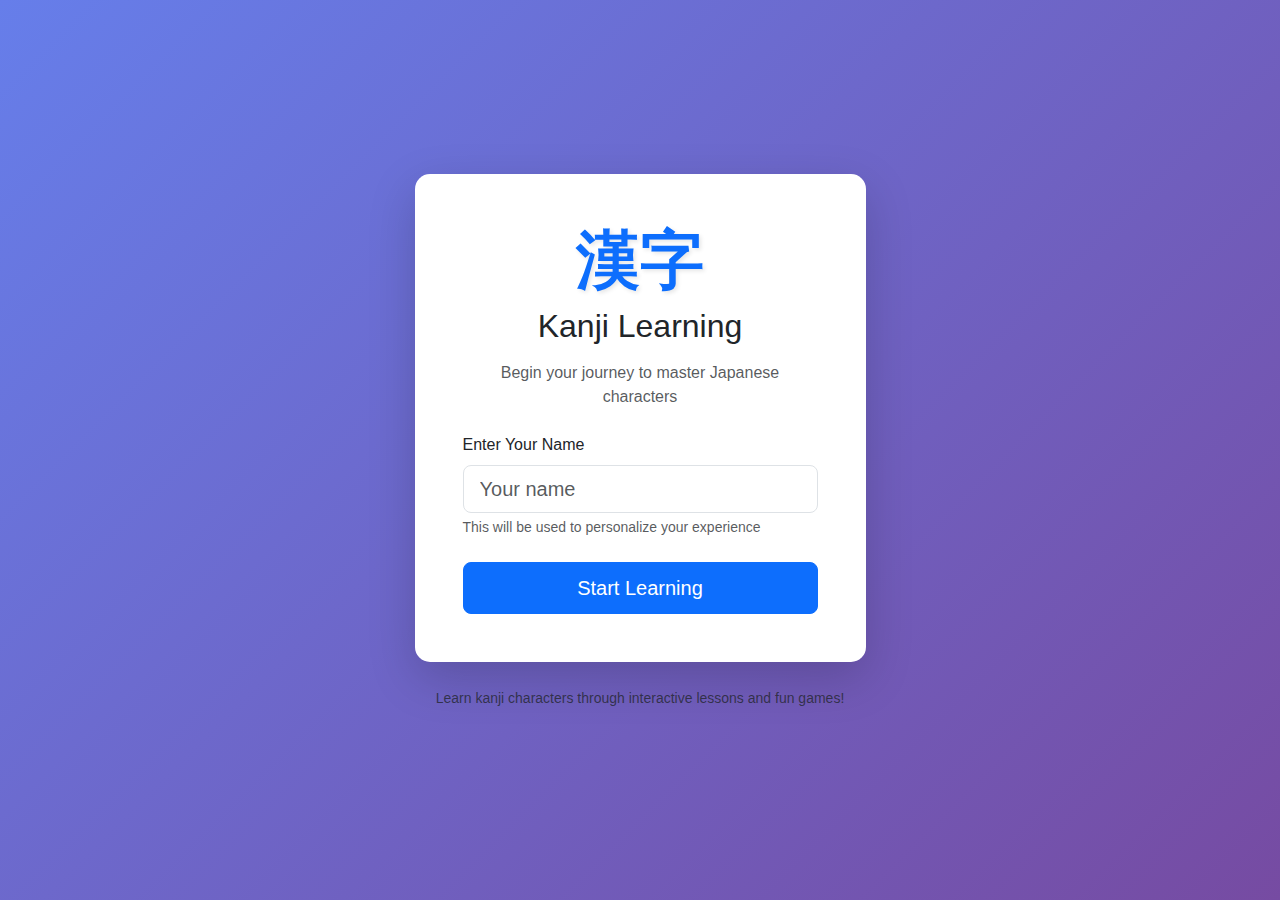
<file: index.html>
<!DOCTYPE html>
<html lang="en">
<head>
    <meta charset="UTF-8">
    <meta name="viewport" content="width=device-width, initial-scale=1.0">
    <title>Kanji Learning - Welcome</title>
    <link href="https://cdn.jsdelivr.net/npm/bootstrap@5.3.2/dist/css/bootstrap.min.css" rel="stylesheet">
    <link rel="stylesheet" href="css/style.css">
</head>
<body>
    <div class="container">
        <div class="row justify-content-center align-items-center min-vh-100">
            <div class="col-md-6 col-lg-5">
                <div class="card shadow-lg">
                    <div class="card-body p-5">
                        <div class="text-center mb-4">
                            <h1 class="kanji-title">漢字</h1>
                            <h2 class="mb-3">Kanji Learning</h2>
                            <p class="text-muted">Begin your journey to master Japanese characters</p>
                        </div>
                        
                        <form id="usernameForm">
                            <div class="mb-4">
                                <label for="username" class="form-label">Enter Your Name</label>
                                <input type="text" class="form-control form-control-lg" id="username" 
                                       placeholder="Your name" required minlength="2">
                                <div class="form-text">This will be used to personalize your experience</div>
                            </div>
                            
                            <button type="submit" class="btn btn-primary btn-lg w-100">
                                Start Learning
                            </button>
                        </form>
                    </div>
                </div>
                
                <div class="text-center mt-4">
                    <p class="text-muted">
                        <small>Learn kanji characters through interactive lessons and fun games!</small>
                    </p>
                </div>
            </div>
        </div>
    </div>

    <script src="https://cdn.jsdelivr.net/npm/bootstrap@5.3.2/dist/js/bootstrap.bundle.min.js"></script>
    <script src="js/main.js"></script>
    <script>
        document.getElementById('usernameForm').addEventListener('submit', function(e) {
            e.preventDefault();
            const username = document.getElementById('username').value.trim();
            if (username) {
                localStorage.setItem('kanjiUsername', username);
                window.location.href = 'study.html';
            }
        });
    </script>
</body>
</html>
</file>
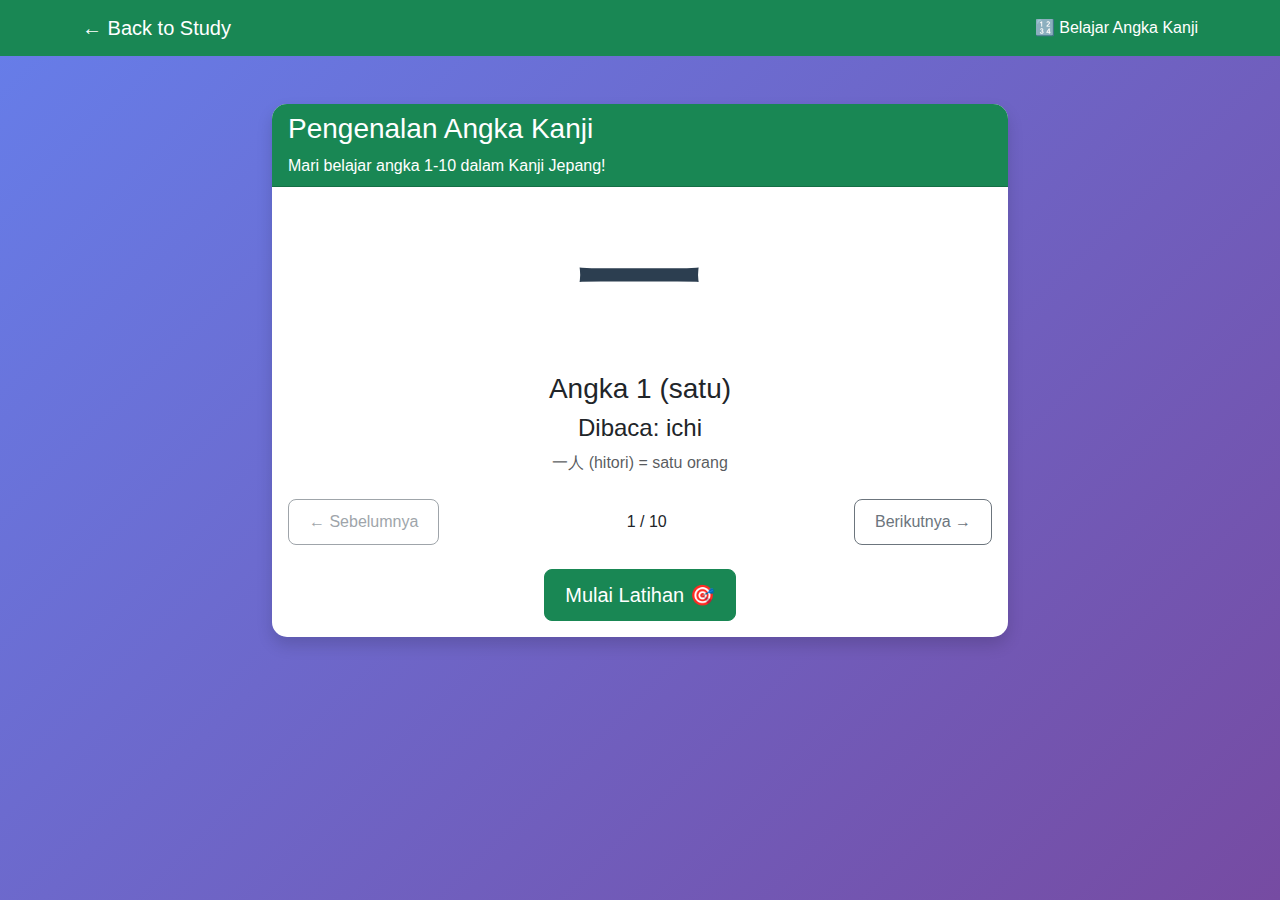
<file: game1.html>
<!DOCTYPE html>
<html lang="en">
<head>
    <meta charset="UTF-8">
    <meta name="viewport" content="width=device-width, initial-scale=1.0">
    <title>Word Builder Game</title>
    <link href="https://cdn.jsdelivr.net/npm/bootstrap@5.3.2/dist/css/bootstrap.min.css" rel="stylesheet">
    <link rel="stylesheet" href="css/style.css">
</head>
<body>
    <nav class="navbar navbar-expand-lg navbar-dark bg-success">
        <div class="container">
            <a class="navbar-brand" href="study.html">← Back to Study</a>
            <span class="navbar-text text-white">🔢 Belajar Angka Kanji</span>
        </div>
    </nav>

    <div class="container my-5">
        <div class="row justify-content-center">
            <div class="col-lg-8">
                <!-- Introduction Screen -->
                <div class="card shadow" id="introScreen">
                    <div class="card-header bg-success text-white">
                        <h3 class="mb-0">Pengenalan Angka Kanji</h3>
                        <p class="mb-0 mt-2">Mari belajar angka 1-10 dalam Kanji Jepang!</p>
                    </div>
                    <div class="card-body">
                        <div class="text-center mb-4">
                            <div class="kanji-character display-1 mb-3" id="introKanji"></div>
                            <h3 id="introNumber"></h3>
                            <h4 id="introReading"></h4>
                            <p class="text-muted" id="introExample"></p>
                        </div>

                        <div class="d-flex justify-content-between mb-4">
                            <button class="btn btn-outline-secondary" id="prevIntroBtn">← Sebelumnya</button>
                            <span class="align-self-center" id="introCounter"></span>
                            <button class="btn btn-outline-secondary" id="nextIntroBtn">Berikutnya →</button>
                        </div>

                        <div class="text-center">
                            <button class="btn btn-success btn-lg" id="startQuizBtn">Mulai Latihan 🎯</button>
                        </div>
                    </div>
                </div>

                <!-- Quiz Screen -->
                <div class="card shadow" id="quizScreen" style="display:none;">
                    <div class="card-header bg-success text-white">
                        <h3 class="mb-0">Latihan Menebak Angka Kanji</h3>
                        <p class="mb-0 mt-2">Tebak angka yang ditampilkan dalam Kanji!</p>
                    </div>
                    <div class="card-body">
                        <div class="text-center mb-4">
                            <div class="alert alert-info">
                                <h5>Kanji ini mewakili angka berapa?</h5>
                            </div>
                            <div class="kanji-character-large display-1 mb-4" id="quizKanji"></div>
                        </div>

                        <div class="mb-4">
                            <h5 class="text-center mb-3">Pilih Jawaban:</h5>
                            <div id="quizOptions" class="d-grid gap-2"></div>
                        </div>

                        <div id="quizResult" class="mt-3"></div>

                        <div class="mt-4 text-center">
                            <p class="mb-2"><strong>Score:</strong> <span id="score" class="badge bg-success fs-5">0</span> / <span id="total" class="badge bg-secondary fs-5">0</span></p>
                            <button class="btn btn-warning" id="backToIntroBtn">Kembali ke Pengenalan</button>
                        </div>
                    </div>
                </div>

                <!-- Results Screen -->
                <div class="card shadow" id="resultScreen" style="display:none;">
                    <div class="card-header bg-success text-white">
                        <h3 class="mb-0">🎉 Latihan Selesai!</h3>
                    </div>
                    <div class="card-body text-center">
                        <h4 class="mb-4">Hasil Latihan Anda:</h4>
                        <div class="alert alert-info">
                            <h2 class="mb-3">Score: <span id="finalScore"></span></h2>
                            <p class="lead mb-0" id="finalMessage"></p>
                        </div>
                        <div class="d-flex gap-2 justify-content-center mt-4">
                            <button class="btn btn-primary" id="retryQuizBtn">Ulangi Latihan</button>
                            <button class="btn btn-secondary" id="reviewIntroBtn">Review Angka</button>
                        </div>
                    </div>
                </div>
            </div>
        </div>
    </div>

    <script src="https://cdn.jsdelivr.net/npm/bootstrap@5.3.2/dist/js/bootstrap.bundle.min.js"></script>
    <script src="js/kanjiData.js"></script>
    <script src="js/game1.js"></script>
</body>
</html>
</file>
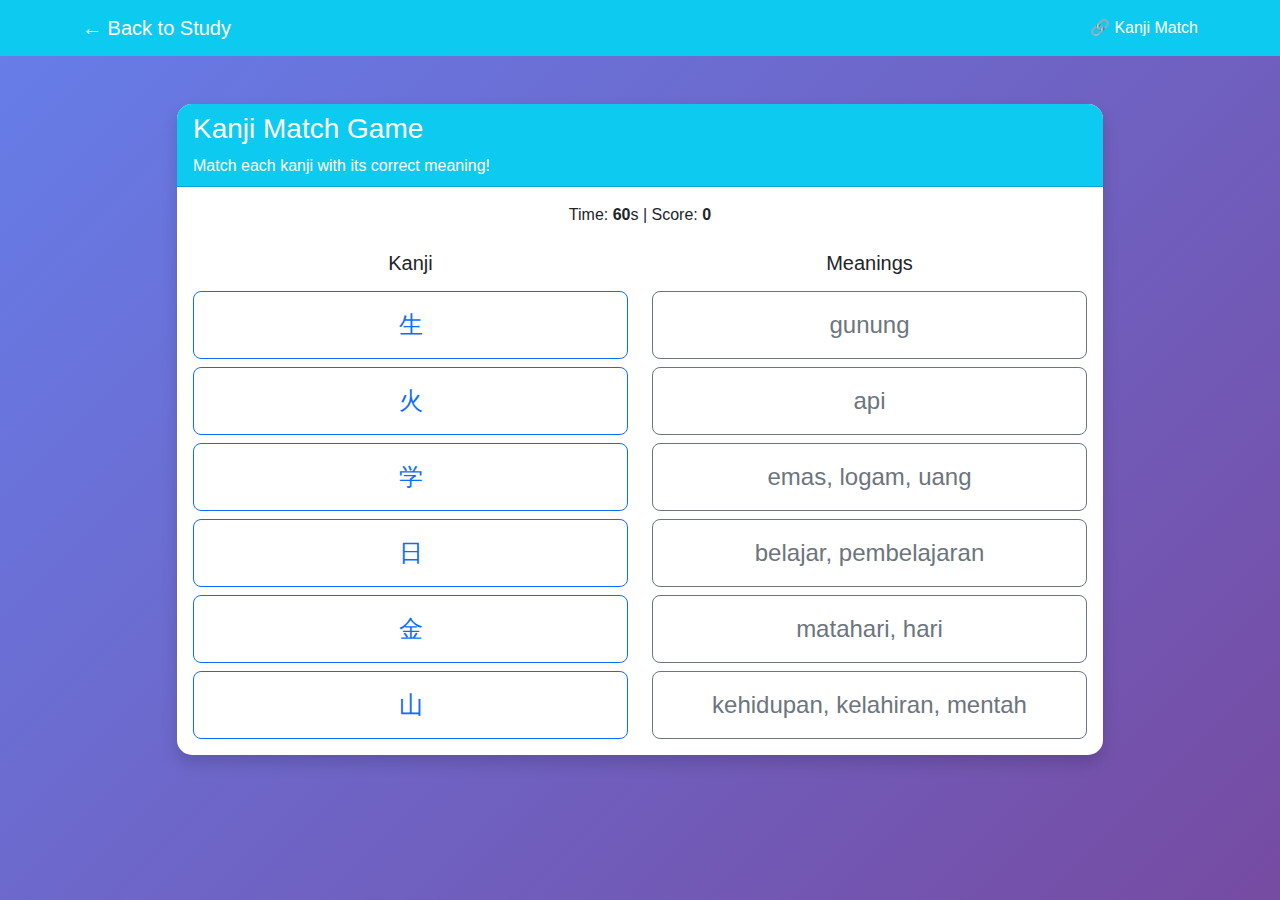
<file: game2.html>
<!DOCTYPE html>
<html lang="en">
<head>
    <meta charset="UTF-8">
    <meta name="viewport" content="width=device-width, initial-scale=1.0">
    <title>Kanji Match Game</title>
    <link href="https://cdn.jsdelivr.net/npm/bootstrap@5.3.2/dist/css/bootstrap.min.css" rel="stylesheet">
    <link rel="stylesheet" href="css/style.css">
</head>
<body>
    <nav class="navbar navbar-expand-lg navbar-dark bg-info">
        <div class="container">
            <a class="navbar-brand" href="study.html">← Back to Study</a>
            <span class="navbar-text text-white">🔗 Kanji Match</span>
        </div>
    </nav>

    <div class="container my-5">
        <div class="row justify-content-center">
            <div class="col-lg-10">
                <div class="card shadow">
                    <div class="card-header bg-info text-white">
                        <h3 class="mb-0">Kanji Match Game</h3>
                        <p class="mb-0 mt-2">Match each kanji with its correct meaning!</p>
                    </div>
                    <div class="card-body">
                        <div class="text-center mb-4">
                            <p>Time: <strong id="timer">60</strong>s | Score: <strong id="score">0</strong></p>
                        </div>

                        <div class="row" id="gameArea">
                            <div class="col-md-6">
                                <h5 class="text-center mb-3">Kanji</h5>
                                <div id="kanjiColumn" class="d-grid gap-2"></div>
                            </div>
                            <div class="col-md-6">
                                <h5 class="text-center mb-3">Meanings</h5>
                                <div id="meaningColumn" class="d-grid gap-2"></div>
                            </div>
                        </div>

                        <div id="resultArea" class="text-center mt-4" style="display:none;">
                            <h4 id="finalScore"></h4>
                            <button class="btn btn-primary mt-3" id="playAgainBtn">Play Again</button>
                        </div>
                    </div>
                </div>
            </div>
        </div>
    </div>

    <script src="https://cdn.jsdelivr.net/npm/bootstrap@5.3.2/dist/js/bootstrap.bundle.min.js"></script>
    <script src="js/kanjiData.js"></script>
    <script src="js/game2.js"></script>
</body>
</html>
</file>
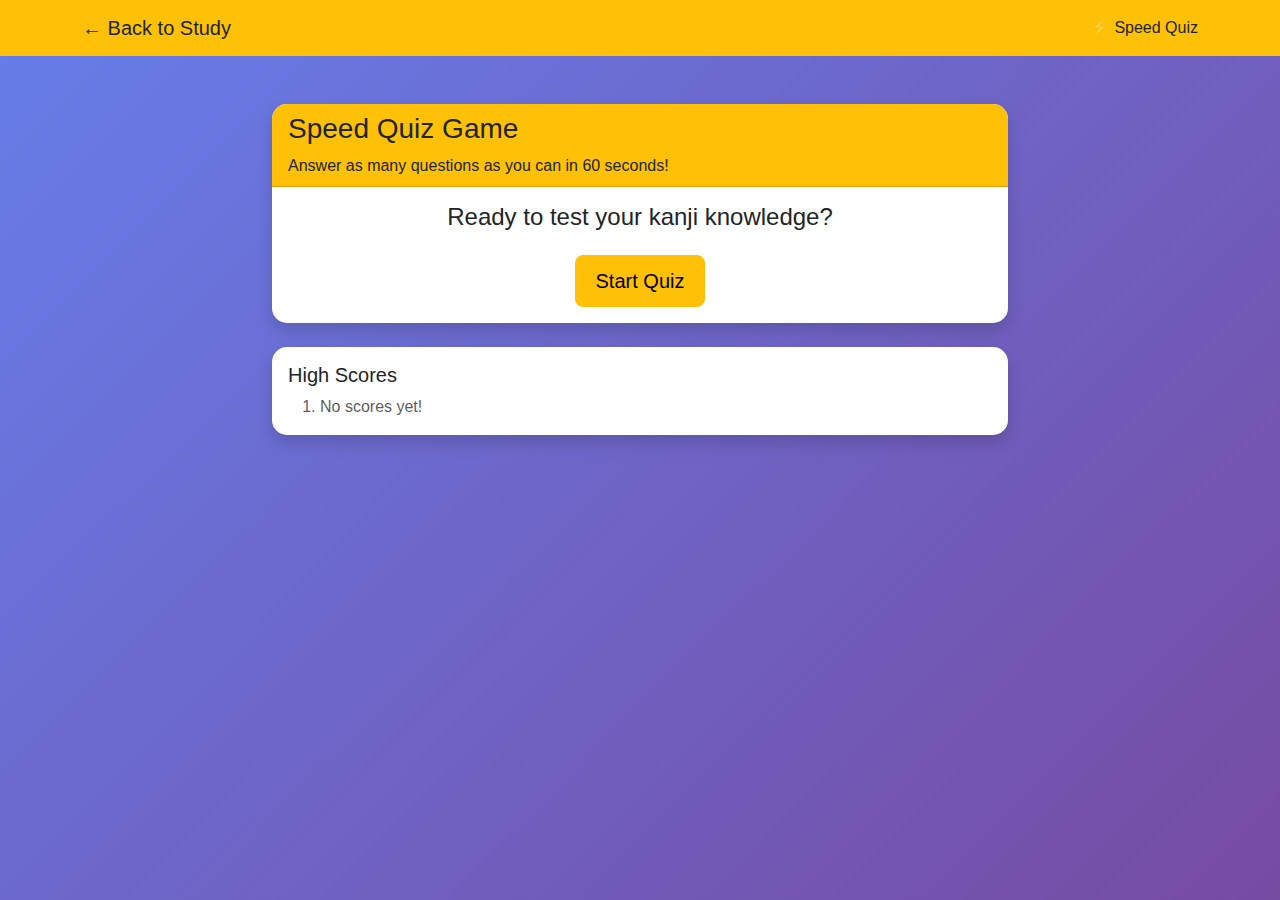
<file: game3.html>
<!DOCTYPE html>
<html lang="en">
<head>
    <meta charset="UTF-8">
    <meta name="viewport" content="width=device-width, initial-scale=1.0">
    <title>Speed Quiz Game</title>
    <link href="https://cdn.jsdelivr.net/npm/bootstrap@5.3.2/dist/css/bootstrap.min.css" rel="stylesheet">
    <link rel="stylesheet" href="css/style.css">
</head>
<body>
    <nav class="navbar navbar-expand-lg navbar-dark bg-warning">
        <div class="container">
            <a class="navbar-brand text-dark" href="study.html">← Back to Study</a>
            <span class="navbar-text text-dark">⚡ Speed Quiz</span>
        </div>
    </nav>

    <div class="container my-5">
        <div class="row justify-content-center">
            <div class="col-lg-8">
                <div class="card shadow">
                    <div class="card-header bg-warning">
                        <h3 class="mb-0">Speed Quiz Game</h3>
                        <p class="mb-0 mt-2">Answer as many questions as you can in 60 seconds!</p>
                    </div>
                    <div class="card-body">
                        <div id="startScreen" class="text-center">
                            <h4 class="mb-4">Ready to test your kanji knowledge?</h4>
                            <button class="btn btn-warning btn-lg" id="startBtn">Start Quiz</button>
                        </div>

                        <div id="quizScreen" style="display:none;">
                            <div class="mb-4 d-flex justify-content-between">
                                <div>
                                    <strong>Time Left:</strong> <span id="timeLeft" class="badge bg-danger">60</span>s
                                </div>
                                <div>
                                    <strong>Score:</strong> <span id="score" class="badge bg-success">0</span>
                                </div>
                                <div>
                                    <strong>Question:</strong> <span id="questionNum" class="badge bg-primary">1</span>
                                </div>
                            </div>

                            <div class="text-center mb-4">
                                <div class="kanji-character-large display-1 mb-3" id="quizKanji"></div>
                            </div>

                            <div id="quizOptions" class="d-grid gap-2"></div>
                        </div>

                        <div id="resultScreen" class="text-center" style="display:none;">
                            <h3 class="mb-4">Time's Up!</h3>
                            <div class="alert alert-info">
                                <h4>Final Score: <span id="finalScore"></span></h4>
                                <p class="mb-0">Questions Answered: <span id="totalQuestions"></span></p>
                            </div>
                            <button class="btn btn-warning btn-lg" id="playAgainBtn">Play Again</button>
                        </div>
                    </div>
                </div>

                <div class="card shadow mt-4">
                    <div class="card-body">
                        <h5>High Scores</h5>
                        <ol id="highScores" class="mb-0">
                            <li class="text-muted">No scores yet!</li>
                        </ol>
                    </div>
                </div>
            </div>
        </div>
    </div>

    <script src="https://cdn.jsdelivr.net/npm/bootstrap@5.3.2/dist/js/bootstrap.bundle.min.js"></script>
    <script src="js/kanjiData.js"></script>
    <script src="js/game3.js"></script>
</body>
</html>
</file>
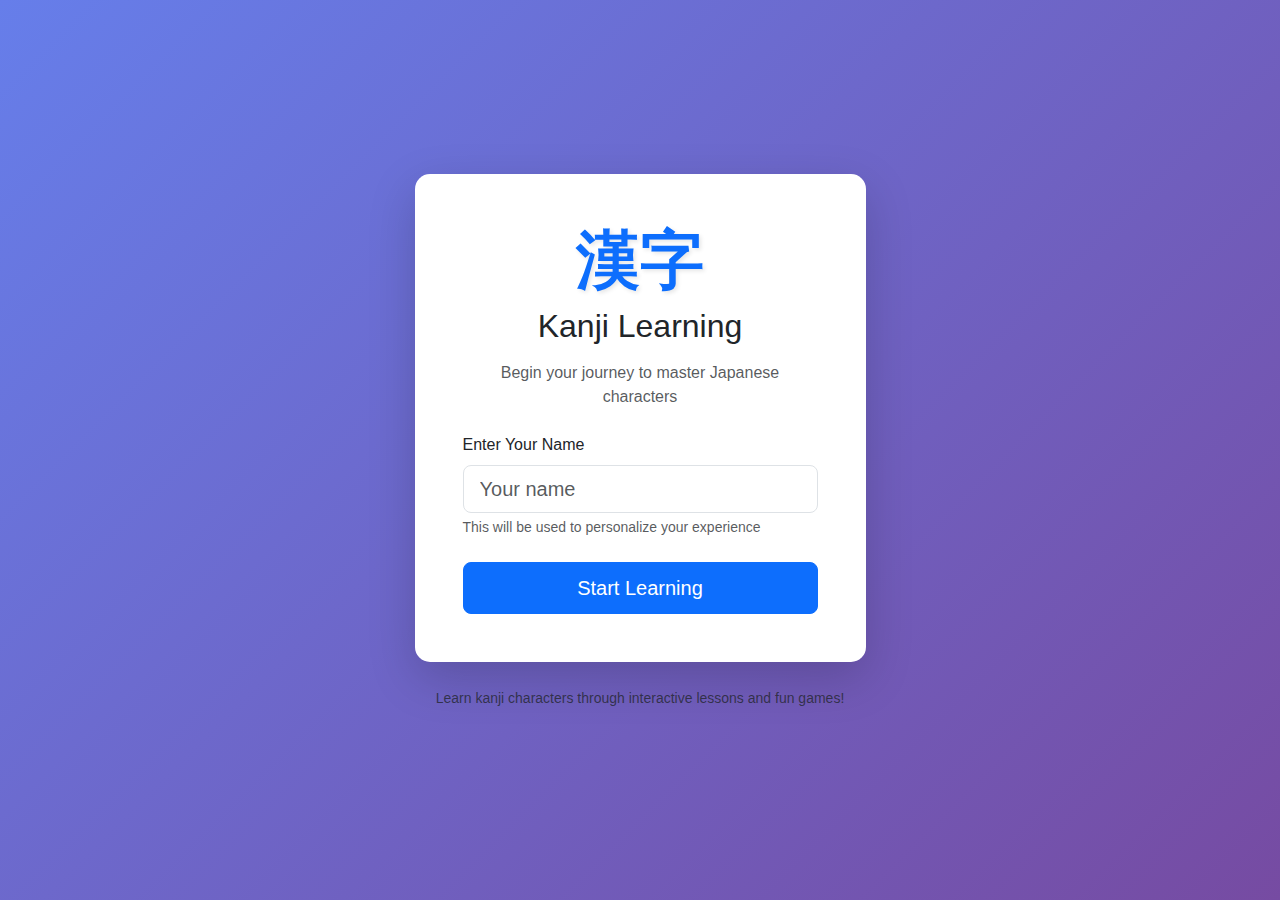
<file: game4.html>
<!DOCTYPE html>
<html lang="id">
<head>
    <meta charset="UTF-8">
    <meta name="viewport" content="width=device-width, initial-scale=1.0">
    <title>Susun Kata Hiragana - Belajar Kanji</title>
    <link href="https://cdn.jsdelivr.net/npm/bootstrap@5.3.2/dist/css/bootstrap.min.css" rel="stylesheet">
    <link rel="stylesheet" href="css/style.css">
</head>
<body>
    <nav class="navbar navbar-expand-lg navbar-dark bg-warning">
        <div class="container">
            <a class="navbar-brand" href="study.html">← Kembali ke Belajar</a>
            <span class="navbar-text text-dark">🧩 Susun Kata Hiragana</span>
        </div>
    </nav>

    <div class="container my-5">
        <div class="row justify-content-center">
            <div class="col-lg-10">
                <!-- Start Screen -->
                <div class="card shadow" id="startScreen">
                    <div class="card-header bg-warning text-dark">
                        <h3 class="mb-0">🧩 Permainan Susun Kata Hiragana</h3>
                        <p class="mb-0 mt-2">Temukan dan bentuk kata-kata Jepang dari grid hiragana!</p>
                    </div>
                    <div class="card-body">
                        <div class="alert alert-info">
                            <h5><strong>Cara Bermain:</strong></h5>
                            <ol>
                                <li>Pilih karakter hiragana yang <strong>bersebelahan</strong> (horizontal atau vertikal)</li>
                                <li>Klik karakter pertama, lalu geser ke karakter berikutnya untuk membentuk kata</li>
                                <li>Kata yang dipilih akan muncul di kotak di bawah grid</li>
                                <li>Tekan tombol <strong>"Kirim Kata"</strong> untuk memvalidasi</li>
                                <li>Jika benar, pilih kanji yang sesuai dengan hiragana tersebut</li>
                                <li>Temukan semua kata untuk menyelesaikan permainan!</li>
                            </ol>
                        </div>

                        <div class="text-center">
                            <button class="btn btn-warning btn-lg px-5" id="startGameBtn">
                                Mulai Bermain 🎮
                            </button>
                        </div>
                    </div>
                </div>

                <!-- Game Screen -->
                <div class="card shadow" id="gameScreen" style="display:none;">
                    <div class="card-header bg-warning text-dark">
                        <div class="d-flex justify-content-between align-items-center">
                            <h4 class="mb-0">🧩 Susun Kata Hiragana</h4>
                            <div>
                                <span class="badge bg-dark fs-6">Skor: <span id="scoreDisplay">0</span></span>
                                <span class="badge bg-success fs-6 ms-2">Ditemukan: <span id="foundWordsCount">0</span>/<span id="totalWordsCount">0</span></span>
                            </div>
                        </div>
                    </div>
                    <div class="card-body">
                        <div class="row">
                            <!-- Grid Section -->
                            <div class="col-md-8">
                                <div class="text-center mb-3">
                                    <h5>Pilih karakter untuk membentuk kata:</h5>
                                </div>
                                <div id="hiraganaGrid" class="hiragana-grid mb-4">
                                    <!-- Grid will be generated here -->
                                </div>

                                <!-- Word Input Section -->
                                <div class="card bg-light mb-3">
                                    <div class="card-body">
                                        <label class="form-label fw-bold">Kata yang Dipilih:</label>
                                        <div class="input-group mb-3">
                                            <input type="text" class="form-control form-control-lg text-center fs-3" 
                                                   id="selectedWordInput" readonly placeholder="Pilih karakter...">
                                            <button class="btn btn-danger" id="clearSelectionBtn" type="button">
                                                ✗ Hapus
                                            </button>
                                        </div>
                                        <button class="btn btn-primary btn-lg w-100" id="submitWordBtn" disabled>
                                            ✓ Kirim Kata
                                        </button>
                                    </div>
                                </div>

                                <div id="feedbackAlert" class="alert" style="display:none;"></div>
                            </div>

                            <!-- Word List & Kanji Matching Section -->
                            <div class="col-md-4">
                                <div class="card mb-3">
                                    <div class="card-header bg-success text-white">
                                        <h6 class="mb-0">📝 Kata yang Ditemukan</h6>
                                    </div>
                                    <div class="card-body" id="foundWordsList" style="max-height: 250px; overflow-y: auto;">
                                        <p class="text-muted text-center">Belum ada kata yang ditemukan</p>
                                    </div>
                                </div>

                                <!-- Kanji Matching Section -->
                                <div class="card" id="kanjiMatchSection" style="display:none;">
                                    <div class="card-header bg-info text-white">
                                        <h6 class="mb-0">🎯 Pilih Kanji yang Benar</h6>
                                    </div>
                                    <div class="card-body">
                                        <p class="mb-2">Hiragana: <strong id="currentHiragana" class="fs-4"></strong></p>
                                        <p class="mb-3 text-muted">Pilih kanji yang sesuai:</p>
                                        <div id="kanjiOptions" class="d-grid gap-2">
                                            <!-- Kanji options will be generated here -->
                                        </div>
                                    </div>
                                </div>
                            </div>
                        </div>
                    </div>
                    <div class="card-footer">
                        <div class="d-flex justify-content-between">
                            <button class="btn btn-secondary" id="resetGameBtn">🔄 Main Ulang</button>
                            <a href="study.html" class="btn btn-outline-secondary">📚 Kembali</a>
                        </div>
                    </div>
                </div>

                <!-- Result Screen -->
                <div class="card shadow" id="resultScreen" style="display:none;">
                    <div class="card-header bg-success text-white">
                        <h3 class="mb-0">🎉 Selamat!</h3>
                    </div>
                    <div class="card-body text-center p-5">
                        <h2 class="display-4 mb-4">Permainan Selesai!</h2>
                        <div class="alert alert-success">
                            <h4>Skor Akhir: <span id="finalScore" class="display-5">0</span></h4>
                            <p class="mb-0">Kata yang Ditemukan: <span id="finalWordsFound">0</span></p>
                        </div>
                        <p class="lead mt-4" id="resultMessage"></p>
                        <div class="mt-4">
                            <button class="btn btn-warning btn-lg me-2" id="playAgainBtn">
                                🔄 Main Lagi
                            </button>
                            <a href="study.html" class="btn btn-outline-secondary btn-lg">
                                📚 Kembali ke Belajar
                            </a>
                        </div>
                    </div>
                </div>
            </div>
        </div>
    </div>

    <script src="https://cdn.jsdelivr.net/npm/bootstrap@5.3.2/dist/js/bootstrap.bundle.min.js"></script>
    <script src="js/main.js"></script>
    <script src="js/kanjiData.js"></script>
    <script src="js/game4.js"></script>
</body>
</html>
</file>
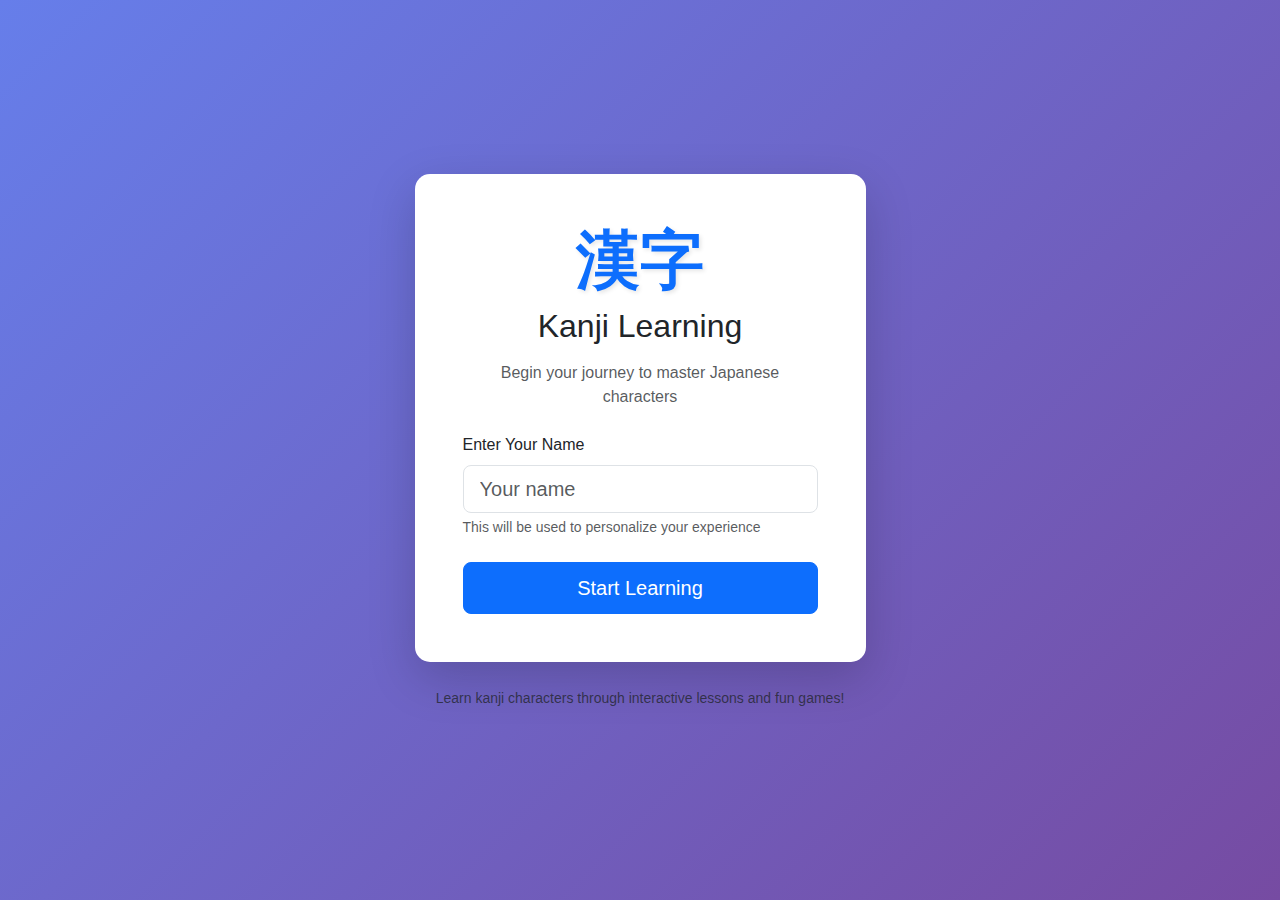
<file: study.html>
<!DOCTYPE html>
<html lang="id">
<head>
    <meta charset="UTF-8">
    <meta name="viewport" content="width=device-width, initial-scale=1.0">
    <title>Belajar Kanji - Belajar</title>
    <link href="https://cdn.jsdelivr.net/npm/bootstrap@5.3.2/dist/css/bootstrap.min.css" rel="stylesheet">
    <link rel="stylesheet" href="css/style.css">
</head>
<body>
    <nav class="navbar navbar-expand-lg navbar-dark bg-primary">
        <div class="container">
            <a class="navbar-brand" href="index.html">漢字 Belajar Kanji</a>
            <span class="navbar-text text-white" role="button" id="welcomeText"></span>
        </div>
    </nav>

    <div class="container my-5">
        <div class="row">
            <div class="col-lg-8 mx-auto">
                <div class="card shadow mb-4">
                    <div class="card-header bg-primary text-white">
                        <h3 class="mb-0">Pelajari Karakter Kanji</h3>
                    </div>
                    <div class="card-body">
                        <div id="kanjiDisplay" class="text-center mb-4">
                            <div class="kanji-character display-1 mb-3" id="currentKanji"></div>
                            <h4 id="kanjiReading"></h4>
                            <p class="lead" id="kanjiMeaning"></p>
                            <p class="text-muted" id="kanjiExample"></p>
                        </div>

                        <div class="d-flex justify-content-between mb-4">
                            <button class="btn btn-outline-secondary" id="prevBtn">← Sebelumnya</button>
                            <span class="align-self-center" id="kanjiCounter"></span>
                            <button class="btn btn-outline-secondary" id="nextBtn">Berikutnya →</button>
                        </div>

                        <hr>

                        <div class="mb-4">
                            <h5>Test Daya Ingat</h5>
                            <p>Apa arti <strong id="testKanji"></strong>?</p>
                            <div id="testOptions" class="d-grid gap-2"></div>
                            <div id="testResult" class="mt-3"></div>
                        </div>
                    </div>
                </div>

                <div class="card shadow">
                    <div class="card-body">
                        <h5 class="card-title">Siap untuk Bermain?</h5>
                        <p class="card-text">Uji pengetahuan Anda dengan mini-game kami!</p>
                        <div class="row g-3">
                            <div class="col-md-3">
                                <a href="game1.html" class="btn btn-success w-100">
                                    🔢 Belajar Angka
                                </a>
                            </div>
                            <div class="col-md-3">
                                <a href="game2.html" class="btn btn-info w-100">
                                    🔗 Pasangkan Kanji
                                </a>
                            </div>
                            <div class="col-md-3">
                                <a href="game3.html" class="btn btn-warning w-100">
                                    ⚡ Kuis Cepat
                                </a>
                            </div>
                            <div class="col-md-3">
                                <a href="game4.html" class="btn btn-primary w-100">
                                    🧩 Susun Kata
                                </a>
                            </div>
                        </div>
                    </div>
                </div>
            </div>
        </div>
    </div>

    <script src="https://cdn.jsdelivr.net/npm/bootstrap@5.3.2/dist/js/bootstrap.bundle.min.js"></script>
    <script src="js/main.js"></script>
    <script src="js/kanjiData.js"></script>
    <script src="js/study.js"></script>
</body>
</html>
</file>
<file: css/style.css>
/* Custom Styles for Kanji Learning Website */

:root {
    --primary-color: #0d6efd;
    --success-color: #198754;
    --info-color: #0dcaf0;
    --warning-color: #ffc107;
}

body {
    font-family: 'Segoe UI', Tahoma, Geneva, Verdana, sans-serif;
    background: linear-gradient(135deg, #667eea 0%, #764ba2 100%);
    min-height: 100vh;
}

/* Kanji Character Styles */
.kanji-title {
    font-size: 4rem;
    font-weight: bold;
    color: var(--primary-color);
    text-shadow: 2px 2px 4px rgba(0,0,0,0.1);
}

.kanji-character {
    font-size: 8rem !important;
    font-weight: bold;
    color: #2c3e50;
    transition: transform 0.3s ease;
}

.kanji-character:hover {
    transform: scale(1.1);
}

.kanji-character-large {
    font-size: 6rem !important;
    font-weight: bold;
    color: #2c3e50;
}

/* Card Styles */
.card {
    border: none;
    border-radius: 15px;
}

.card-header {
    border-radius: 15px 15px 0 0 !important;
}

/* Button Styles */
.btn {
    border-radius: 8px;
    padding: 10px 20px;
    font-weight: 500;
    transition: all 0.3s ease;
}

.btn:hover {
    transform: translateY(-2px);
    box-shadow: 0 4px 8px rgba(0,0,0,0.2);
}

/* Game Specific Styles */
.answer-area {
    min-height: 100px;
    display: flex;
    flex-wrap: wrap;
    gap: 10px;
    align-items: center;
    justify-content: center;
}

.min-height-100 {
    min-height: 100px;
}

.kanji-button {
    font-size: 2rem;
    padding: 15px 25px;
    min-width: 80px;
    cursor: pointer;
    transition: all 0.2s ease;
}

.kanji-button:hover {
    transform: scale(1.05);
}

.kanji-button.selected {
    opacity: 0.5;
    pointer-events: none;
}

.selected-kanji {
    font-size: 2rem;
    padding: 10px 20px;
    background-color: #fff;
    border: 2px solid #0d6efd;
    border-radius: 8px;
    cursor: pointer;
}

.selected-kanji:hover {
    background-color: #ffebee;
}

/* Match Game Styles */
.match-btn {
    font-size: 1.5rem;
    padding: 15px;
    transition: all 0.3s ease;
}

.match-btn.selected {
    background-color: #ffc107 !important;
    border-color: #ffc107 !important;
    transform: scale(1.05);
}

.match-btn.matched {
    background-color: #198754 !important;
    border-color: #198754 !important;
    opacity: 0.6;
    pointer-events: none;
}

/* Quiz Options */
.quiz-option {
    padding: 15px;
    font-size: 1.1rem;
    text-align: center;
    transition: all 0.2s ease;
}

.quiz-option:hover {
    transform: scale(1.02);
}

.quiz-option.correct {
    background-color: #198754 !important;
    border-color: #198754 !important;
    color: white !important;
}

.quiz-option.wrong {
    background-color: #dc3545 !important;
    border-color: #dc3545 !important;
    color: white !important;
}

/* Alert Animations */
@keyframes slideIn {
    from {
        opacity: 0;
        transform: translateY(-20px);
    }
    to {
        opacity: 1;
        transform: translateY(0);
    }
}

.alert {
    animation: slideIn 0.3s ease;
}

/* Progress Bar */
.progress {
    height: 8px;
    border-radius: 4px;
}

/* Responsive Design */
@media (max-width: 768px) {
    .kanji-character {
        font-size: 5rem !important;
    }
    
    .kanji-character-large {
        font-size: 4rem !important;
    }
    
    .kanji-button {
        font-size: 1.5rem;
        padding: 10px 15px;
        min-width: 60px;
    }
}

/* Utility Classes */
.shadow-lg {
    box-shadow: 0 1rem 3rem rgba(0,0,0,0.175) !important;
}

.text-gradient {
    background: linear-gradient(135deg, #667eea 0%, #764ba2 100%);
    -webkit-background-clip: text;
    -webkit-text-fill-color: transparent;
    background-clip: text;
}
</file>
